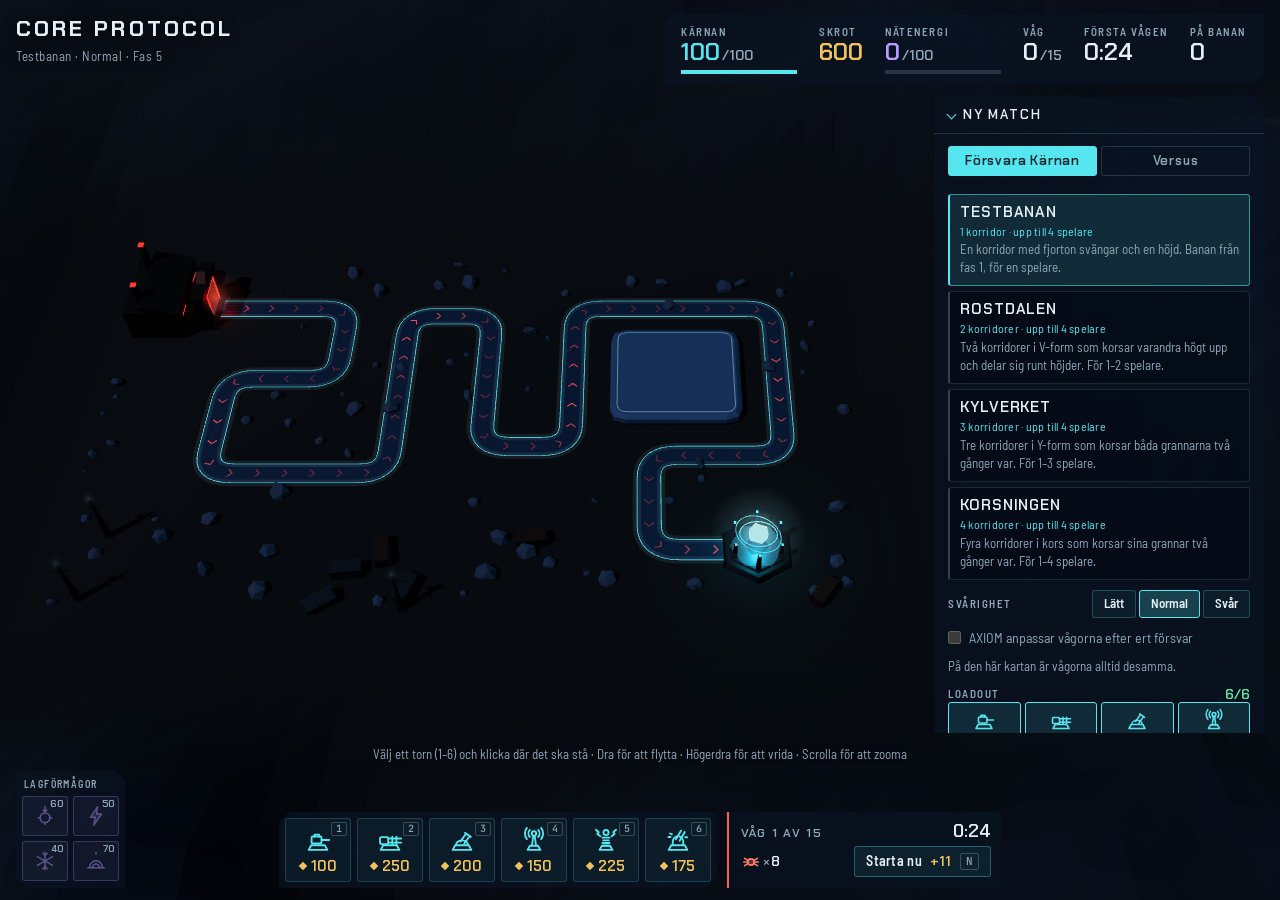
<file: index.html>
<!doctype html>
<html lang="sv">
  <head>
    <meta charset="utf-8" />
    <meta name="viewport" content="width=device-width, initial-scale=1, viewport-fit=cover" />
    <title>Core Protocol</title>
    <meta name="claude:viewport-fit-sides" content="cover" />
    <meta name="description" content="Core Protocol – sci-fi tower defense i webbläsaren. Försvara Kärnan tillsammans med upp till tre vänner, eller möt en vän eller AI:n i versus." />
    <link rel="preconnect" href="https://fonts.googleapis.com" />
    <link rel="preconnect" href="https://fonts.gstatic.com" crossorigin />
    <link
      rel="stylesheet"
      href="https://fonts.googleapis.com/css2?family=Barlow+Semi+Condensed:wght@400;500;600&family=Chakra+Petch:wght@500;600;700&family=JetBrains+Mono:wght@400;500&display=swap"
    />
    <script type="module" crossorigin src="./assets/index-D4DYlODU.js"></script>
    <link rel="stylesheet" crossorigin href="./assets/index-C0puZNI4.css">
  </head>
  <body>
    <div id="app">
      <canvas id="scene" aria-label="Spelplanen i 3D"></canvas>
      <canvas id="overlay" aria-hidden="true"></canvas>

      <div class="hud" id="hud">
        <header class="hud-top">
          <div class="brand">
            <span class="brand-name">Core Protocol</span>
            <span class="brand-sub" id="brand-sub">Testbanan · Fas 5</span>
          </div>
          <button type="button" class="btn btn-menu" id="btn-menu" aria-expanded="false" aria-controls="panels">Meny</button>

          <div class="status" id="status">
            <div class="stat stat-core" data-level="ok" id="stat-core">
              <span class="stat-label" id="core-label">Kärnan</span>
              <span class="stat-value"><span id="core-value">100</span><span class="stat-max" id="core-max">/100</span></span>
              <span class="meter" aria-hidden="true"><span class="meter-fill" id="core-meter"></span></span>
            </div>
            <div class="stat stat-core stat-enemy" data-level="ok" id="stat-enemy" hidden>
              <span class="stat-label" id="enemy-label">Motståndaren</span>
              <span class="stat-value"><span id="enemy-value">50</span><span class="stat-max" id="enemy-max">/50</span></span>
              <span class="meter" aria-hidden="true"><span class="meter-fill" id="enemy-meter"></span></span>
            </div>
            <div class="stat stat-scrap" id="stat-scrap">
              <span class="stat-label">Skrot</span>
              <span class="stat-value" id="scrap-value">600</span>
            </div>
            <div class="stat stat-income" id="stat-income" hidden title="Betalas ut vid varje vågstart. Varje robot du skickar höjer den.">
              <span class="stat-label">Inkomst</span>
              <span class="stat-value" id="income-value">+50</span>
            </div>
            <div class="stat stat-energy" id="stat-energy" data-state="charging" title="Nätenergi laddas när robotar förstörs och driver lagförmågorna.">
              <span class="stat-label">Nätenergi</span>
              <span class="stat-value"><span id="energy-value">0</span><span class="stat-max">/100</span></span>
              <span class="meter" aria-hidden="true"><span class="meter-fill" id="energy-meter"></span></span>
            </div>
            <div class="stat">
              <span class="stat-label">Våg</span>
              <span class="stat-value"><span id="wave-value">0</span><span class="stat-max" id="wave-max">/15</span></span>
              <span class="stat-heat" id="wave-heat" hidden></span>
            </div>
            <div class="stat stat-next">
              <span class="stat-label" id="next-label">Första vågen</span>
              <span class="stat-value" id="next-wave">0:30</span>
            </div>
            <div class="stat stat-robots">
              <span class="stat-label">På banan</span>
              <span class="stat-value" id="robots-value">0</span>
            </div>
            <div class="stat stat-mode" id="mode-badge" data-state="ok" hidden>
              <span class="stat-label">Online</span>
              <span class="stat-value stat-value-small" id="mode-value">–</span>
            </div>
          </div>
        </header>

        <div class="hud-main">
          <div class="radio" id="radio" hidden aria-live="polite">
            <span class="radio-from" id="radio-from">AXIOM</span>
            <span class="radio-text" id="radio-text"></span>
          </div>
          <div class="proposal" id="proposal" hidden role="alert"></div>
          <div class="incoming" id="incoming" hidden role="alert"></div>
          <div class="paused" id="paused" hidden role="status">
            <span class="paused-title">Pausat</span>
            <span class="paused-text" id="paused-text"></span>
          </div>
          <ol class="chat" id="chat" aria-live="polite" aria-label="Lagchatt"></ol>

          <aside class="hud-side" aria-label="Paneler">
            <div class="minimap" id="minimap" hidden title="Klicka för att se motståndarens sida i stort">
              <span class="minimap-label" id="minimap-label">Motståndaren</span>
            </div>
            <section class="panel tower-panel" id="tower-panel" hidden aria-label="Torn"></section>

            <div class="hud-panels" id="panels">
              <section class="panel team-panel" id="team-panel" hidden aria-label="Laget"></section>

              <details class="panel" id="panel-match" open>
                <summary>Ny match</summary>
                <div class="panel-body" id="match-body"></div>
              </details>

              <details class="panel" id="panel-net">
                <summary>Spela online</summary>
                <div class="panel-body" id="net-body"></div>
              </details>

              <details class="panel" id="panel-dev">
                <summary>Utvecklarmeny</summary>
                <div class="panel-body">
                  <div class="btn-row">
                    <button type="button" id="btn-scrap" class="btn">Ge 500 skrot</button>
                    <button type="button" id="btn-energy" class="btn">Ge 50 nätenergi</button>
                    <button type="button" id="btn-damage" class="btn" aria-pressed="false">Visa skadetal</button>
                  </div>
                  <div class="btn-group" role="group" aria-labelledby="spawn-label">
                    <span class="group-label" id="spawn-label">Skicka en robot</span>
                    <div class="btn-row" id="spawn-buttons"></div>
                  </div>
                  <div class="btn-row">
                    <button type="button" id="btn-pause" class="btn" aria-pressed="false"><span id="btn-pause-label">Paus</span> <kbd>P</kbd></button>
                    <button type="button" id="btn-speed" class="btn" aria-pressed="false"><span id="btn-speed-label">Hastighet 1×</span> <kbd>F</kbd></button>
                    <button type="button" id="btn-restart" class="btn">Starta om</button>
                  </div>
                  <div class="btn-row">
                    <button type="button" id="btn-replay" class="btn" disabled>Se senaste repris</button>
                    <button type="button" id="btn-editor" class="btn">Kartverktyget</button>
                  </div>
                  <p class="note">Allt här går via kommandon, precis som tornen, så det kommer med i reprisen.</p>
                  <p class="note note-lock" id="dev-lock" hidden></p>
                </div>
              </details>

              <details class="panel" id="panel-sim">
                <summary>Simulering</summary>
                <div class="panel-body">
                  <dl class="readout">
                    <div><dt>Tick</dt><dd id="sim-tick">0</dd></div>
                    <div><dt>Speltid</dt><dd id="sim-time">0:00</dd></div>
                    <div><dt>Checksumma</dt><dd class="mono" id="sim-sum">–</dd></div>
                    <div><dt>Förstörda</dt><dd id="sim-killed">0</dd></div>
                    <div><dt>Släppta in</dt><dd id="sim-leaked">0</dd></div>
                    <div><dt>Bildfrekvens</dt><dd id="sim-fps">–</dd></div>
                  </dl>
                  <div class="selftest" id="selftest" data-state="running">
                    <span class="pill" id="selftest-pill">Kör</span>
                    <span class="selftest-text" id="selftest-text">Determinismtestet körs …</span>
                  </div>
                </div>
              </details>
            </div>
          </aside>
        </div>

        <div class="hud-bottom">
          <p class="toast" id="toast" role="status" hidden></p>
          <p class="hint" id="hint"></p>
          <div class="replay-bar" id="replay-bar" hidden>
            <span class="replay-tag">Repris</span>
            <span class="replay-time" id="replay-time">0:00 / 0:00</span>
            <span class="replay-track" aria-hidden="true"><span class="replay-fill" id="replay-fill"></span></span>
            <button type="button" class="btn" id="replay-pause" aria-pressed="false">Paus</button>
            <span class="btn-group-inline" role="group" aria-label="Hastighet" id="replay-speeds"></span>
            <button type="button" class="btn" id="replay-exit">Avsluta</button>
            <span class="replay-check" id="replay-check" hidden></span>
          </div>
          <div class="bottom-row">
            <section class="ability-bar" id="ability-bar" aria-label="Lagförmågor"></section>
            <section class="factory" id="factory" aria-label="Fabriken" hidden></section>
            <nav class="build-bar" id="build-bar" aria-label="Torn och vågor"></nav>
            <div class="comms" id="comms" hidden>
              <div class="comms-votes" id="comms-votes" role="group" aria-label="Rösta om paus och fart">
                <button type="button" class="btn" id="btn-vote-pause" aria-pressed="false">Paus <span class="vote-count" id="vote-pause-count"></span> <kbd>P</kbd></button>
                <button type="button" class="btn" id="btn-vote-fast" aria-pressed="false">2× <span class="vote-count" id="vote-fast-count"></span> <kbd>F</kbd></button>
              </div>
              <button type="button" class="btn" id="btn-ping" title="Håll G och dra mot en ping. Släpp för att markera platsen.">Pinga <kbd>G</kbd></button>
              <details class="quick-chat-menu" id="quick-chat-menu">
                <summary class="btn">Snabbchatt</summary>
                <div class="quick-chat" id="quick-chat"></div>
              </details>
            </div>
          </div>
        </div>
      </div>

      <div class="overlay" id="endscreen" hidden>
        <div class="overlay-card" id="end-card" role="dialog" aria-modal="true" aria-labelledby="end-title" data-result="lost">
          <p class="overlay-eyebrow" id="end-eyebrow">AXIOM</p>
          <h2 id="end-title">Kärnan föll</h2>
          <p class="overlay-text" id="end-text"></p>
          <dl class="end-stats" id="end-stats"></dl>
          <div class="end-setup" id="end-setup" hidden></div>
          <div class="btn-row">
            <button type="button" id="btn-again" class="btn btn-primary">Spela igen</button>
            <button type="button" id="btn-watch" class="btn">Se repris</button>
            <button type="button" id="btn-end-close" class="btn" hidden>Stäng</button>
          </div>
          <p class="note" id="end-note"></p>
        </div>
      </div>

      <div class="overlay" id="lobby" hidden></div>

      <div class="editor" id="editor" hidden role="dialog" aria-modal="true" aria-label="Kartverktyget"></div>

      <div class="fallback" id="fallback" hidden>
        <h2>3D-grafiken kunde inte starta</h2>
        <p>Webbläsaren gav inte spelet tillgång till WebGL. Prova en annan webbläsare, eller slå på hårdvaruacceleration i inställningarna.</p>
      </div>

      <noscript><p class="fallback">Spelet behöver JavaScript för att köras.</p></noscript>
    </div>
  </body>
</html>
</file>
<file: assets/index-C0puZNI4.css>
:root{--night:#08101c;--glass:#0a1422bd;--glass-strong:#0a1422e6;--line:#7cc8e233;--ink:#e4eff6;--ink-dim:#8fa7b9;--eos:#55e6f0;--eos-ink:#04222a;--axiom:#ff5a4a;--axiom-soft:#ff7a6a;--scrap:#f2c35b;--ok:#5fe3a1;--warn:#f5b84a;--energy:#b69cff;--font-display:"Chakra Petch", "Rajdhani", "Arial Narrow", system-ui, sans-serif;--font-body:"Barlow Semi Condensed", "Barlow", "Arial Narrow", system-ui, sans-serif;--font-data:"JetBrains Mono", ui-monospace, "SFMono-Regular", Menlo, Consolas, monospace;--chamfer:10px;--column:330px;--lightningcss-light: ;--lightningcss-dark:initial;color-scheme:dark}[hidden]{display:none!important}html,body{background:var(--night);height:100%;color:var(--ink);overflow:hidden}body{font-family:var(--font-body);-webkit-font-smoothing:antialiased;margin:0;font-size:15px;line-height:1.4}#app{position:fixed;inset:0}#scene,#overlay{width:100%;height:100%;display:block;position:absolute;inset:0}#scene{touch-action:none;cursor:grab;outline:none}#scene:active{cursor:grabbing}#overlay{pointer-events:none}.hud{padding-block:calc(14px + env(safe-area-inset-top,0px)) calc(12px + env(safe-area-inset-bottom,0px));padding-left:max(16px, env(safe-area-inset-left,0px));padding-right:max(16px, env(safe-area-inset-right,0px));pointer-events:none;flex-direction:column;gap:12px;display:flex;position:absolute;inset:0}.hud-top{flex-wrap:wrap;justify-content:space-between;align-items:flex-start;gap:12px 24px;display:flex}.brand{text-shadow:0 1px 12px #0009;flex-direction:column;gap:2px;display:flex}.brand-name{font-family:var(--font-display);letter-spacing:.14em;text-transform:uppercase;color:var(--ink);font-size:22px;font-weight:700}.brand-sub{letter-spacing:.04em;color:var(--ink-dim);font-size:13px}.hud-top .btn-menu{display:none}.status{background:var(--glass);-webkit-backdrop-filter:blur(10px);clip-path:polygon(var(--chamfer) 0, 100% 0, 100% calc(100% - var(--chamfer)), calc(100% - var(--chamfer)) 100%, 0 100%, 0 var(--chamfer));flex-wrap:wrap;gap:4px 22px;padding:10px 18px 11px;display:flex}.stat{flex-direction:column;min-width:0;display:flex}.stat-label{letter-spacing:.14em;text-transform:uppercase;color:var(--ink-dim);white-space:nowrap;font-size:11px;font-weight:600}.stat-value{font-family:var(--font-display);font-variant-numeric:tabular-nums;color:var(--ink);white-space:nowrap;font-size:24px;font-weight:600;line-height:1.1}.stat-value-small{color:var(--eos);font-size:16px;line-height:1.6}.stat-max{color:var(--ink-dim);margin-left:2px;font-size:14px}.stat-core .stat-value{color:var(--eos)}.stat-core[data-level=warn] .stat-value{color:var(--warn)}.stat-core[data-level=critical] .stat-value{color:var(--axiom)}.stat-scrap .stat-value{color:var(--scrap)}.meter{background:#8fa7b938;width:116px;height:4px;margin-top:4px;display:block}.meter-fill{background:var(--eos);transform-origin:0;width:100%;height:100%;transition:transform .25s ease-out,background-color .3s;display:block}.stat-core[data-level=warn] .meter-fill{background:var(--warn)}.stat-core[data-level=critical] .meter-fill{background:var(--axiom)}.stat-core.is-hit .stat-value{animation:.35s ease-out hit}.stat-scrap.is-gain .stat-value{animation:.3s ease-out gain}@keyframes hit{0%{color:#fff;transform:translateY(-1px)}to{transform:none}}@keyframes gain{0%{color:#fff3cf;text-shadow:0 0 12px #f2c35bcc}}.hud-main{flex:1;justify-content:flex-end;align-items:flex-start;min-height:0;display:flex;position:relative}.radio{top:0;left:0;right:calc(var(--column) + 16px);background:var(--glass-strong);border-left:2px solid var(--axiom);pointer-events:none;align-items:baseline;gap:10px;width:-moz-fit-content;width:fit-content;max-width:min(560px,100%);margin-inline:auto;padding:8px 16px;animation:.35s ease-out radio-in;display:flex;position:absolute}.radio[data-from=eos]{border-left-color:var(--eos)}.radio-from{font-family:var(--font-display);letter-spacing:.16em;color:var(--axiom);flex:none;font-size:12px;font-weight:600}.radio[data-from=eos] .radio-from{color:var(--eos)}.radio-text{min-width:0;font-size:15px}@keyframes radio-in{0%{opacity:0;transform:translateY(-6px)}}.hud-side{width:min(var(--column), 100%);pointer-events:none;scrollbar-width:thin;scrollbar-color:#8fa7b959 transparent;flex-direction:column;gap:10px;min-height:0;max-height:100%;display:flex;overflow-y:auto}.hud-panels{flex-direction:column;gap:10px;display:flex}.panel{pointer-events:auto;background:var(--glass);-webkit-backdrop-filter:blur(10px);clip-path:polygon(0 0, calc(100% - var(--chamfer)) 0, 100% var(--chamfer), 100% 100%, var(--chamfer) 100%, 0 calc(100% - var(--chamfer)))}.panel>summary{font-family:var(--font-display);letter-spacing:.14em;text-transform:uppercase;color:var(--ink);cursor:pointer;-webkit-user-select:none;user-select:none;align-items:center;gap:8px;padding:9px 14px;font-size:13px;font-weight:600;list-style:none;display:flex}.panel>summary::-webkit-details-marker{display:none}.panel>summary:before{content:"";border-right:1.5px solid var(--eos);border-bottom:1.5px solid var(--eos);width:6px;height:6px;transition:transform .15s;transform:rotate(-45deg)}.panel[open]>summary:before{transform:rotate(45deg)}.panel>summary:focus-visible{outline:2px solid var(--eos);outline-offset:-2px}.panel-body{border-top:1px solid var(--line);flex-direction:column;gap:10px;padding:12px 14px 14px;display:flex}.note{color:var(--ink-dim);max-width:62ch;margin:0;font-size:14px}.note-lock{color:var(--warn)}.note a{color:var(--eos);text-underline-offset:2px}.note a:focus-visible{outline:2px solid var(--eos);outline-offset:2px}.group-label{letter-spacing:.14em;text-transform:uppercase;color:var(--ink-dim);margin-bottom:6px;font-size:11px;font-weight:600;display:block}.btn-row{flex-wrap:wrap;gap:6px;display:flex}.btn{font:600 14px/1.2 var(--font-body);letter-spacing:.02em;color:var(--ink);cursor:pointer;pointer-events:auto;background:#55e6f012;border:1px solid #55e6f052;border-radius:3px;align-items:center;gap:8px;padding:6px 11px;transition:background-color .12s,border-color .12s;display:inline-flex}.btn:hover:not(:disabled){background:#55e6f029;border-color:#55e6f099}.btn:focus-visible,.tower-btn:focus-visible,.tp-close:focus-visible,.field input:focus-visible{outline:2px solid var(--eos);outline-offset:2px}.btn:disabled{opacity:.42;cursor:not-allowed}.btn[aria-pressed=true]{border-color:var(--eos);background:#55e6f038}.btn-axiom{background:#ff5a4a14;border-color:#ff5a4a66}.btn-axiom:hover:not(:disabled){background:#ff5a4a2e;border-color:#ff5a4abf}.btn-axiom .icon-robot{width:18px;height:18px;margin-left:-3px}.btn-primary{color:var(--eos-ink);background:var(--eos);border-color:var(--eos)}.btn-primary:hover:not(:disabled){background:#8af0f6;border-color:#8af0f6}kbd{font:500 11px/1 var(--font-data);color:var(--ink-dim);border:1px solid #8fa7b959;border-radius:2px;padding:2px 5px}.btn-primary kbd{color:var(--eos-ink);border-color:#04222a66}.icon{fill:none;stroke:currentColor;stroke-width:1.6px;stroke-linecap:round;stroke-linejoin:round;flex:none;display:block}.icon .fill{fill:currentColor;fill-opacity:.3}.icon-tower{color:var(--eos)}.icon-robot{color:var(--axiom-soft)}.tower-cost:before,.tp-cost:not(:empty):before{content:"";vertical-align:.12em;background:currentColor;width:6px;height:6px;margin-right:5px;display:inline-block;transform:rotate(45deg)}.readout{gap:4px;margin:0;display:grid}.readout>div{justify-content:space-between;gap:12px;min-width:0;display:flex}.readout dt{color:var(--ink-dim)}.readout dd{font-variant-numeric:tabular-nums;text-align:right;overflow-wrap:anywhere;min-width:0;margin:0}.mono{font-family:var(--font-data);letter-spacing:.04em;font-size:13px}.selftest{border-top:1px solid var(--line);align-items:flex-start;gap:10px;padding-top:10px;font-size:14px;display:flex}.selftest-text{min-width:0;color:var(--ink-dim)}.pill{font:600 11px/1.5 var(--font-display);letter-spacing:.12em;text-transform:uppercase;color:var(--ink);background:#8fa7b933;border-radius:2px;flex:none;padding:2px 8px}[data-state=ok]>.pill{color:#052414;background:var(--ok)}[data-state=fail]>.pill{color:#2a0603;background:var(--axiom)}[data-state=wait]>.pill{color:#2b1b02;background:var(--warn)}.tower-panel{box-shadow:inset 0 2px 0 var(--eos);flex-direction:column;gap:10px;padding:12px 14px 14px;display:flex}.tp-head{align-items:center;gap:10px;display:flex}.tp-icon .icon{width:36px;height:36px}.tp-titles{flex:1;min-width:0}.tp-title{font:700 18px/1.1 var(--font-display);letter-spacing:.06em;text-transform:uppercase;margin:0}.tp-sub{color:var(--ink-dim);margin:2px 0 0;font-size:13px}.tp-close{width:32px;height:32px;font:400 22px/1 var(--font-body);color:var(--ink-dim);border:1px solid var(--line);cursor:pointer;background:0 0;border-radius:3px;flex:none;place-items:center;padding:0;display:grid}.tp-close:hover{color:var(--ink);border-color:#55e6f080}.tp-role{color:var(--ink-dim);margin:0;font-size:14px}.tp-stats{grid-template-columns:1fr 1fr;gap:6px 14px;margin:0;display:grid}.tp-stats>div{flex-direction:column;min-width:0;display:flex}.tp-stats dt{letter-spacing:.12em;text-transform:uppercase;color:var(--ink-dim);font-size:11px;font-weight:600}.tp-stats dd{font:600 15px/1.3 var(--font-display);font-variant-numeric:tabular-nums;margin:0}.tp-next{color:var(--ok)}.tp-tags{flex-direction:column;gap:2px;margin:0;font-size:13px;display:flex}.tp-good{color:var(--ok)}.tp-bad{color:#ff9a8c}.tp-record{color:var(--ink-dim);font-variant-numeric:tabular-nums;margin:0;font-size:13px}.tp-actions{flex-wrap:wrap;gap:6px;display:flex}.tp-actions .btn{flex:auto;justify-content:center;padding-block:8px}.tp-cost{font-family:var(--font-display);font-variant-numeric:tabular-nums}.tp-refund{color:var(--scrap)}.tp-upgrade[data-poor]{color:var(--ink);background:#55e6f01f;border-color:#55e6f066}.tp-upgrade[data-poor] .tp-cost{color:var(--axiom-soft)}.tp-upgrade[data-poor] kbd{color:var(--ink-dim);border-color:#8fa7b959}.tp-note{font-size:13px}.tp-why{color:#ffb3a8;margin:0;font-size:13px}.tp-why:empty{display:none}.net-view{flex-direction:column;gap:10px;display:flex}.field{flex-direction:column;gap:6px;display:flex}.field label{letter-spacing:.14em;text-transform:uppercase;color:var(--ink-dim);font-size:11px;font-weight:600}.field-row{gap:6px;display:flex}.field input{min-width:0;font:500 15px/1.2 var(--font-data);letter-spacing:.12em;text-transform:uppercase;color:var(--ink);background:#02081099;border:1px solid #8fa7b959;border-radius:3px;flex:1;padding:6px 10px}.field input::placeholder{color:#8fa7b999;letter-spacing:.04em;text-transform:none}.room-code{background:#0208108c;border:1px dashed #55e6f073;justify-content:space-between;align-items:center;gap:10px;padding:8px 12px;display:flex}.room-code-value{font:600 24px/1.1 var(--font-display);letter-spacing:.16em;color:var(--eos);-webkit-user-select:all;user-select:all}.net-state{align-items:center;gap:10px;display:flex}.net-error{color:var(--axiom);margin:0;font-size:14px}.net-error:empty{display:none}.room-code-label{letter-spacing:.14em;text-transform:uppercase;color:var(--ink-dim);font-size:11px;font-weight:600}.room-code .room-code-value{white-space:nowrap;margin-right:auto}.net-room .room-code-label{display:none}.net-room .room-code-value{font-size:20px}.field input.name-input,.field input.plain-input,.invite-url{font:500 15px/1.2 var(--font-body);letter-spacing:.02em;text-transform:none}.field input.plain-input{font-size:14px}.invite{gap:6px;width:100%;display:flex}.invite-url{min-width:0;color:var(--ink-dim);text-overflow:ellipsis;background:#02081099;border:1px solid #8fa7b959;border-radius:3px;flex:1;padding:6px 10px;font-size:13px}.invite-url:focus-visible{outline:2px solid var(--eos);outline-offset:2px;color:var(--ink)}.player-list{gap:4px;width:100%;margin:0;padding:0;list-style:none;display:grid}.player{border-left:2px solid var(--player);background:#02081073;align-items:center;gap:8px;min-width:0;padding:6px 10px;display:flex}.player-swatch{background:var(--player);flex:none;width:10px;height:10px;transform:rotate(45deg)}.player-name{text-overflow:ellipsis;white-space:nowrap;min-width:0;font-weight:600;overflow:hidden}.player-tag{font:600 10px/1.5 var(--font-display);letter-spacing:.12em;text-transform:uppercase;color:var(--ink-dim);border:1px solid #8fa7b959;border-radius:2px;flex:none;padding:1px 6px}.player-tag-me{color:var(--eos);border-color:#55e6f073}.player-status{font-variant-numeric:tabular-nums;color:var(--ink-dim);flex:none;margin-left:auto;font-size:13px}.player:has(.player-loadout){flex-wrap:wrap}.player-loadout{flex-wrap:wrap;gap:4px;width:100%;padding-left:18px;display:flex}.player-loadout .icon{width:18px;height:18px;color:var(--ink-dim)}.player[data-state=ready] .player-status{color:var(--ok)}.player[data-state=waiting] .player-status{color:var(--warn)}.player[data-state=gone]{opacity:.55}.player[data-state=gone] .player-status{color:var(--axiom-soft)}.choices{border:0;gap:4px;min-width:0;margin:0;padding:0;display:grid}.choices legend{letter-spacing:.14em;text-transform:uppercase;color:var(--ink-dim);margin-bottom:4px;padding:0;font-size:11px;font-weight:600}.choice{cursor:pointer;align-items:center;gap:8px;font-size:14px;display:flex}.choice input{accent-color:var(--eos);margin:0}.net-advanced{border-top:1px solid var(--line);flex-direction:column;gap:8px;padding-top:10px;display:flex}.net-advanced>summary{letter-spacing:.06em;color:var(--ink-dim);cursor:pointer;font-size:13px;font-weight:600}.net-advanced[open]>summary{color:var(--ink);margin-bottom:4px}.net-advanced:not([open])>:not(summary){display:none}.net-advanced>:not(summary)+:not(summary){margin-top:0}.net-heading{font:600 12px/1.3 var(--font-display);letter-spacing:.14em;text-transform:uppercase;color:var(--eos);margin:6px 0 0}.field-grid{grid-template-columns:repeat(3,minmax(0,1fr));gap:6px;display:grid}.field-small label{letter-spacing:.06em}.net-stats{border-top:1px solid var(--line);padding-top:10px}.overlay-card.lobby-card{border-left-color:var(--eos)}.lobby-card .overlay-eyebrow{color:var(--eos)}.lobby-card .overlay-text{font-size:16px}.lobby-card .field,.lobby-room,.lobby-players{width:100%}.lobby-room{flex-direction:column;gap:6px;display:flex}.lobby-room:empty,.lobby-players:empty,.net-room:empty,.net-players:empty{display:none}.net-room{flex-direction:column;gap:6px;display:flex}.btn-primary[aria-pressed=true],.btn-primary[aria-pressed=true]:hover:not(:disabled){color:#03140c;background:var(--ok);border-color:var(--ok)}.stat-mode[data-state=wait] .stat-value-small{color:var(--warn)}.hud-bottom{pointer-events:none;flex-direction:column;align-items:center;gap:8px;display:flex;position:relative}.hint{max-width:100%;min-height:1.4em;color:var(--ink-dim);text-align:center;white-space:nowrap;text-overflow:ellipsis;text-shadow:0 1px 10px #000000e6;margin:0;font-size:13px;overflow:hidden}.toast{background:var(--glass-strong);border-left:2px solid var(--warn);width:max-content;max-width:min(520px,100%);margin:0;padding:7px 14px;font-size:14px;animation:.25s ease-out toast-in;position:absolute;bottom:calc(100% + 8px);left:50%;transform:translate(-50%)}.toast[data-kind=info]{border-left-color:var(--eos)}@keyframes toast-in{0%{opacity:0;transform:translate(-50%,6px)}}.build-bar{pointer-events:auto;align-items:stretch;gap:10px;max-width:100%;display:flex}.build-towers{background:var(--glass);-webkit-backdrop-filter:blur(10px);clip-path:polygon(var(--chamfer) 0, 100% 0, 100% calc(100% - var(--chamfer)), calc(100% - var(--chamfer)) 100%, 0 100%, 0 var(--chamfer));gap:6px;padding:6px;display:flex}.tower-btn{min-width:142px;color:var(--ink);text-align:left;cursor:pointer;background:#55e6f00d;border:1px solid #55e6f033;border-radius:3px;align-items:center;gap:9px;padding:8px 30px 8px 10px;transition:background-color .12s,border-color .12s;display:flex;position:relative}.tower-btn:hover:not(:disabled){background:#55e6f021;border-color:#55e6f080}.tower-btn[aria-pressed=true]{border-color:var(--eos);box-shadow:inset 0 -2px 0 var(--eos);background:#55e6f033}.tower-btn:disabled{opacity:.45;cursor:not-allowed}.tower-btn .icon-tower{width:30px;height:30px}.tower-text{flex-direction:column;min-width:0;display:flex}.tower-name{font:600 14px/1.2 var(--font-body);white-space:nowrap}.tower-cost{font:600 15px/1.2 var(--font-display);font-variant-numeric:tabular-nums;color:var(--scrap)}.tower-btn[data-poor] .tower-cost{color:var(--axiom-soft)}.tower-btn[data-poor] .icon-tower{opacity:.5}.tower-key{position:absolute;top:6px;right:6px}.tower-key:empty{display:none}.wave-card{background:var(--glass);-webkit-backdrop-filter:blur(10px);border-left:2px solid var(--axiom);flex-direction:column;justify-content:center;gap:4px;min-width:270px;padding:7px 10px 8px 12px;display:flex}.wave-head{justify-content:space-between;align-items:baseline;gap:12px;display:flex}.wave-title{font:600 12px/1.2 var(--font-display);letter-spacing:.14em;text-transform:uppercase;color:var(--ink-dim);white-space:nowrap}.wave-timer{font:600 18px/1.1 var(--font-display);font-variant-numeric:tabular-nums;white-space:nowrap}.wave-body{justify-content:space-between;align-items:center;gap:12px;min-height:32px;display:flex}.wave-preview{flex-wrap:wrap;gap:4px 10px;display:flex}.wave-robot{align-items:center;gap:2px;display:inline-flex}.wave-robot .icon-robot{width:20px;height:20px}.wave-count{font:600 14px/1 var(--font-display);font-variant-numeric:tabular-nums}.wave-count:before{content:"×";color:var(--ink-dim);margin-right:1px;font-weight:500}.btn-call{white-space:nowrap;flex:none}.call-bonus{font-family:var(--font-display);color:var(--scrap)}.call-bonus:empty{display:none}.replay-bar{background:var(--glass-strong);border-left:2px solid var(--eos);pointer-events:auto;flex-wrap:wrap;justify-content:center;align-items:center;gap:8px 12px;max-width:100%;padding:8px 12px;display:flex}.replay-tag{font:700 12px/1 var(--font-display);letter-spacing:.2em;text-transform:uppercase;color:var(--eos)}.replay-time{font:500 14px/1 var(--font-data);font-variant-numeric:tabular-nums}.replay-track{background:#8fa7b938;width:140px;height:4px;display:block}.replay-fill{background:var(--eos);transform-origin:0;height:100%;display:block;transform:scaleX(0)}.btn-group-inline{gap:3px;display:inline-flex}.btn-speed{font-variant-numeric:tabular-nums;padding:5px 8px}.replay-check{color:var(--ok);font-size:14px}.replay-check:before{content:"✓ "}.replay-check[data-ok=false]{color:var(--axiom)}.replay-check[data-ok=false]:before{content:"! "}.overlay{padding-block:calc(16px + env(safe-area-inset-top,0px)) calc(16px + env(safe-area-inset-bottom,0px));padding-left:max(16px, env(safe-area-inset-left,0px));padding-right:max(16px, env(safe-area-inset-right,0px));background:#04080e8c;place-items:center;animation:.4s ease-out fade-in;display:grid;position:absolute;inset:0}.overlay-card{background:var(--glass-strong);border-left:2px solid var(--axiom);flex-direction:column;align-items:flex-start;gap:10px;width:min(440px,100%);max-height:100%;padding:22px 24px 24px;display:flex;overflow-y:auto}.overlay-card[data-result=won]{border-left-color:var(--eos)}.overlay-eyebrow{font:600 12px/1 var(--font-display);letter-spacing:.2em;color:var(--axiom);margin:0}.overlay-card[data-result=won] .overlay-eyebrow{color:var(--eos)}.overlay-card h2{font:700 34px/1.05 var(--font-display);letter-spacing:.04em;text-wrap:balance;margin:0}.overlay-text{margin:0;font-size:17px}.end-stats{border-block:1px solid var(--line);grid-template-columns:1fr 1fr;gap:8px 18px;width:100%;margin:4px 0;padding:12px 0;display:grid}.end-stats>div{flex-direction:column;display:flex}.end-stats dt{letter-spacing:.12em;text-transform:uppercase;color:var(--ink-dim);font-size:11px;font-weight:600}.end-stats dd{font:600 20px/1.2 var(--font-display);font-variant-numeric:tabular-nums;margin:0}.fallback{padding-left:max(16px, env(safe-area-inset-left,0px));padding-right:max(16px, env(safe-area-inset-right,0px));text-align:center;color:var(--ink);place-content:center;gap:8px;display:grid;position:absolute;inset:0}.fallback h2{font:600 24px var(--font-display);margin:0}.fallback p{max-width:52ch;color:var(--ink-dim);margin:0 auto}@keyframes fade-in{0%{opacity:0}}.stat-energy .stat-value{color:var(--energy)}.stat-energy .meter-fill{background:var(--energy)}.stat-energy[data-state=ready] .stat-value{text-shadow:0 0 12px #b69cff8c}.bottom-row{pointer-events:none;grid-template-columns:minmax(0,1fr) auto minmax(0,1fr);grid-template-areas:"abilities build comms";align-items:end;gap:10px;width:100%;display:grid}.bottom-row>.build-bar{grid-area:build;justify-self:center}.ability-bar{background:var(--glass);-webkit-backdrop-filter:blur(10px);clip-path:polygon(0 0, calc(100% - var(--chamfer)) 0, 100% var(--chamfer), 100% 100%, var(--chamfer) 100%, 0 calc(100% - var(--chamfer)));pointer-events:auto;flex-direction:column;grid-area:abilities;justify-self:start;gap:5px;padding:6px 6px 7px;display:flex}.ability-label{letter-spacing:.14em;text-transform:uppercase;color:var(--ink-dim);white-space:nowrap;padding-left:2px;font-size:10px;font-weight:600}.ability-row{grid-template-columns:repeat(2,46px);gap:5px;display:grid}.ability-btn{width:46px;height:40px;color:var(--energy);cursor:pointer;background:#b69cff0f;border:1px solid #b69cff3d;border-radius:3px;place-items:center;padding:0;transition:background-color .12s,border-color .12s,box-shadow .2s;display:grid;position:relative;overflow:hidden}.ability-btn:after{content:"";background:var(--energy);opacity:.75;width:100%;height:3px;transform:scaleX(var(--charge,0));transform-origin:0;transition:transform .25s ease-out;position:absolute;bottom:0;left:0}.ability-btn .icon{opacity:.45;width:22px;height:22px}.ability-btn[data-ready]{border-color:var(--energy);background:#b69cff29;box-shadow:inset 0 0 14px #b69cff47}.ability-btn[data-ready] .icon{opacity:1}.ability-btn:hover:not(:disabled){background:#b69cff42}.ability-btn:disabled{cursor:not-allowed}.ability-btn:focus-visible{outline:2px solid var(--energy);outline-offset:2px}.ability-name{clip-path:inset(50%);white-space:nowrap;width:1px;height:1px;position:absolute;overflow:hidden}.ability-cost{font:600 10px/1 var(--font-display);font-variant-numeric:tabular-nums;color:var(--ink-dim);position:absolute;top:2px;right:3px}.ability-btn[data-ready] .ability-cost{color:var(--ink)}.proposal{top:54px;left:0;right:calc(var(--column) + 16px);background:var(--glass-strong);border-left:2px solid var(--energy);pointer-events:auto;grid-template-columns:auto minmax(0,1fr) auto;align-items:center;gap:6px 12px;width:-moz-fit-content;width:fit-content;max-width:min(540px,100%);margin-inline:auto;padding:10px 14px 12px;animation:.3s ease-out radio-in;display:grid;position:absolute}.proposal-eyebrow{font:600 11px/1 var(--font-display);letter-spacing:.18em;color:var(--energy)}.proposal-text{font-size:15px}.proposal-confirm{white-space:nowrap}.proposal-track{background:#8fa7b938;grid-column:1/-1;height:3px;display:block}.proposal-fill{background:var(--energy);transform-origin:0;height:100%;display:block}.team-panel{box-shadow:inset 0 2px 0 var(--scrap);flex-direction:column;gap:8px;padding:12px 14px 14px;display:flex}.panel-title{font:600 13px/1.2 var(--font-display);letter-spacing:.14em;text-transform:uppercase;margin:0}.team-list{gap:4px;margin:0;padding:0;list-style:none;display:grid}.team-row{border-left:2px solid var(--player);background:#02081073;grid-template-columns:auto minmax(0,1fr) auto;grid-template-areas:"swatch who scrap"".actions actions";align-items:center;gap:2px 9px;padding:6px 10px;display:grid}.team-row[data-me]{background:#55e6f012}.team-row[data-away]{opacity:.6}.team-row .player-swatch{grid-area:swatch}.team-who{flex-direction:column;grid-area:who;min-width:0;display:flex}.team-name{white-space:nowrap;text-overflow:ellipsis;font-weight:600;overflow:hidden}.team-where{color:var(--ink-dim);font-size:12px}.team-row[data-away] .team-where{color:var(--axiom-soft)}.team-scrap{font:600 16px/1 var(--font-display);font-variant-numeric:tabular-nums;color:var(--scrap);grid-area:scrap}.team-scrap:before{content:"";vertical-align:.14em;background:currentColor;width:6px;height:6px;margin-right:5px;display:inline-block;transform:rotate(45deg)}.team-actions{grid-area:actions;gap:4px;margin-top:4px;display:flex}.btn-small{gap:6px;padding:3px 8px;font-size:13px}.team-send{color:var(--scrap);background:#f2c35b12;border-color:#f2c35b66}.team-send:hover:not(:disabled){background:#f2c35b2e;border-color:#f2c35bbf}.chat{pointer-events:none;flex-direction:column;align-items:flex-start;gap:4px;width:min(380px,100%);margin:0;padding:0;list-style:none;display:flex;position:absolute;bottom:0;left:0}.chat-line{background:var(--glass-strong);border-left:2px solid var(--player,var(--eos));align-items:center;gap:7px;max-width:100%;padding:4px 10px 4px 8px;font-size:14px;animation:.25s ease-out chat-in;display:flex}.chat-line .icon{width:16px;height:16px;color:var(--player)}.chat-name{color:var(--player);white-space:nowrap;flex:none;font-weight:600}.chat-text{min-width:0}.chat-system{color:var(--ink-dim);border-left-color:#8fa7b999}@keyframes chat-in{0%{opacity:0;transform:translate(-8px)}}.comms{background:var(--glass);-webkit-backdrop-filter:blur(10px);border-right:2px solid var(--eos);pointer-events:auto;flex-direction:column;grid-area:comms;justify-self:end;align-items:stretch;gap:5px;padding:6px;display:flex}.comms .btn{white-space:nowrap;justify-content:center}.quick-chat-menu{position:relative}.quick-chat-menu>summary{list-style:none;display:flex}.quick-chat-menu>summary::-webkit-details-marker{display:none}.quick-chat-menu[open]>summary{border-color:var(--eos);background:#55e6f038}.quick-chat{background:var(--glass-strong);border:1px solid var(--line);gap:4px;min-width:200px;padding:6px;display:grid;position:absolute;bottom:calc(100% + 6px);right:0}.quick-chat .chat-quick{justify-content:flex-start}.chat-quick .icon{width:16px;height:16px;color:var(--eos)}.ping-wheel{z-index:5;pointer-events:none;width:0;height:0;position:absolute}.ping-wheel:before{content:"";width:224px;height:224px;box-shadow:0 0 0 1px var(--line);background:radial-gradient(circle,#0000 0 25px,#08101cc7 26px 111px,#0000 112px);border-radius:50%;animation:.12s ease-out wheel-in;position:absolute;top:-112px;left:-112px}.ping-wheel:after{content:"";background:var(--eos);width:8px;height:8px;position:absolute;top:-4px;left:-4px;transform:rotate(45deg)}.ping-item{left:var(--x);top:var(--y);text-align:center;width:92px;color:var(--ink-dim);pointer-events:auto;cursor:pointer;-webkit-user-select:none;user-select:none;border-radius:3px;flex-direction:column;align-items:center;gap:3px;padding:6px 4px;font-size:12px;font-weight:600;line-height:1.15;display:flex;position:absolute;transform:translate(-50%,-50%)}.ping-item .icon{width:24px;height:24px;color:var(--eos)}.ping-item[data-active]{color:var(--ink);background:#55e6f033}@keyframes wheel-in{0%{opacity:0;transform:scale(.85)}}.comms-votes{gap:5px;display:flex}.comms-votes .btn{flex:1 1 0}.vote-count{font:600 12px/1 var(--font-display);font-variant-numeric:tabular-nums;color:var(--ink-dim)}.btn[aria-pressed=true] .vote-count{color:var(--ink)}.paused{top:38%;left:0;right:calc(var(--column) + 16px);text-align:center;background:var(--glass-strong);border-top:2px solid var(--eos);pointer-events:none;flex-direction:column;align-items:center;gap:4px;width:-moz-fit-content;width:fit-content;max-width:min(420px,100%);margin-inline:auto;padding:12px 22px 14px;animation:.25s ease-out radio-in;display:flex;position:absolute}.paused-title{font:700 26px/1.1 var(--font-display);letter-spacing:.22em;text-transform:uppercase}.paused-text{color:var(--ink-dim);font-size:14px}.wave-card{max-width:390px}.wave-axiom{color:#ffb3a8;border-top:1px solid #ff5a4a40;margin:0;padding-top:5px;font-size:13px;line-height:1.3}.wave-axiom[data-locked]{color:var(--axiom-soft);font-weight:600}.wave-per{color:var(--ink-dim);white-space:nowrap;align-self:center;font-size:12px}.wave-boss .wave-count{letter-spacing:.08em;color:var(--axiom);font-size:12px}.wave-boss .wave-count:before{content:none}.tp-focus-row{flex-wrap:wrap;align-items:center;gap:4px;display:flex}.tp-focus-label{letter-spacing:.14em;text-transform:uppercase;width:100%;color:var(--ink-dim);font-size:11px;font-weight:600}.tp-spec-title{letter-spacing:.14em;text-transform:uppercase;color:var(--ink-dim);margin:2px 0 0;font-size:11px;font-weight:600}.tp-specs{grid-template-columns:1fr 1fr;gap:6px;display:grid}.tp-spec{text-align:left;min-width:0;color:var(--ink);font:inherit;cursor:pointer;background:#55e6f014;border:1px solid #55e6f059;border-radius:3px;flex-direction:column;gap:4px;padding:8px 9px;display:flex}.tp-spec:hover:not(:disabled),.tp-spec:focus-visible{border-color:var(--eos);background:#55e6f029}.tp-spec:disabled{opacity:.5;cursor:default}.tp-spec-head{justify-content:space-between;align-items:baseline;gap:6px;display:flex}.tp-spec-name{min-width:0;font:700 13px/1.15 var(--font-display);letter-spacing:.01em;overflow-wrap:break-word}.tp-spec-cost{font-size:14px}.tp-spec-role{color:var(--ink-dim);font-size:12.5px;line-height:1.3}.tp-spec-diff{color:var(--ok);font-variant-numeric:tabular-nums;flex-direction:column;font-size:12px;display:flex}.tp-spec[data-poor] .tp-spec-cost{color:var(--axiom-soft)}.tp-fire-state{font-family:var(--font-display);font-variant-numeric:tabular-nums;opacity:.85}.tp-status{color:#ffb3a8;margin:0;font-size:13px}.tp-status:empty{display:none}.match-setup{flex-direction:column;gap:10px;width:100%;display:flex}.setup-maps{gap:5px;display:grid}.setup-map{font:inherit;text-align:left;color:var(--ink);cursor:pointer;background:#02081073;border:1px solid #8fa7b92e;border-left:2px solid #8fa7b959;border-radius:3px;gap:2px;padding:8px 10px 9px;transition:background-color .12s,border-color .12s;display:grid}.setup-map:hover:not(:disabled){border-color:#55e6f080}.setup-map[aria-checked=true]{border-color:#55e6f08c;border-left-color:var(--eos);background:#55e6f01f}.setup-map:disabled{cursor:default;opacity:.4}.setup-map:focus-visible,.setup-level:focus-visible,.setup-axiom input:focus-visible{outline:2px solid var(--eos);outline-offset:2px}.setup-map-name{font:600 15px/1.2 var(--font-display);letter-spacing:.06em;text-transform:uppercase;align-items:center;gap:8px;display:flex}.setup-tag{font:600 10px/1.5 var(--font-display);letter-spacing:.12em;color:var(--scrap);border:1px solid #f2c35b73;border-radius:2px;padding:0 5px}.setup-map-meta{letter-spacing:.02em;color:var(--eos);font-size:12px}.setup-map-blurb{color:var(--ink-dim);font-size:13px;line-height:1.35}.setup-row{flex-wrap:wrap;justify-content:space-between;align-items:center;gap:6px 10px;display:flex}.setup-label{letter-spacing:.14em;text-transform:uppercase;color:var(--ink-dim);font-size:11px;font-weight:600}.setup-levels{gap:3px;display:inline-flex}.setup-level{font:600 13px/1.2 var(--font-body);color:var(--ink);cursor:pointer;background:#55e6f00d;border:1px solid #55e6f040;border-radius:3px;padding:5px 11px}.setup-level:hover:not(:disabled){background:#55e6f024}.setup-level[aria-checked=true]{border-color:var(--eos);background:#55e6f038}.setup-level:disabled{cursor:default}.setup-level:disabled:not([aria-checked=true]){opacity:.4}.setup-axiom{cursor:pointer;align-items:center;gap:8px;font-size:14px;display:flex}.setup-axiom input{accent-color:var(--axiom);margin:0}.setup-axiom:has(input:disabled){cursor:default;color:var(--ink-dim)}.setup-note{color:var(--ink-dim);font-size:13px}.overlay-card.lobby-card{width:min(580px,100%)}.lobby-subtitle{font:600 12px/1.3 var(--font-display);letter-spacing:.14em;text-transform:uppercase;color:var(--eos);margin:6px 0 0}.lobby-card .setup-maps,.end-setup .setup-maps{grid-template-columns:repeat(auto-fit,minmax(190px,1fr))}.lobby-card .setup-map:not([aria-checked=true]) .setup-map-blurb,.end-setup .setup-map-blurb,.end-setup .setup-note{display:none}.end-setup{border-bottom:1px solid var(--line);flex-direction:column;gap:8px;width:100%;padding-bottom:12px;display:flex}.end-setup .lobby-subtitle{margin:0}@media (max-width:1500px){.bottom-row:has(>.comms:not([hidden])){grid-template-columns:auto minmax(0,1fr);grid-template-areas:"abilities comms""build build";gap:6px 10px}.bottom-row:has(>.comms:not([hidden])) .ability-bar{flex-direction:row;align-items:center;gap:8px}.bottom-row:has(>.comms:not([hidden])) .ability-row{grid-template-columns:repeat(4,46px)}.bottom-row:has(>.comms:not([hidden])) .comms{flex-direction:row;align-items:center}}.editor{z-index:10;background:var(--night);grid-template-columns:minmax(0,1fr) 370px;display:grid;position:absolute;inset:0}.editor-stage{min-width:0;min-height:0;position:relative}.editor-canvas{cursor:crosshair;touch-action:none;width:100%;height:100%;display:block}.editor-canvas[data-tool=erase]{cursor:pointer}.editor-status{max-width:calc(100% - 24px);font:500 12px/1.4 var(--font-data);color:var(--ink-dim);background:var(--glass-strong);pointer-events:none;margin:0;padding:4px 10px;position:absolute;bottom:10px;left:12px}.editor-status:empty{display:none}.editor-side{min-height:0;padding:calc(14px + env(safe-area-inset-top,0px)) max(16px, env(safe-area-inset-right,0px)) 18px 16px;background:var(--glass-strong);border-left:1px solid var(--line);scrollbar-width:thin;flex-direction:column;gap:12px;display:flex;overflow-y:auto}.editor-head{justify-content:space-between;align-items:center;gap:10px;display:flex}.editor-title{font:700 18px/1.1 var(--font-display);letter-spacing:.1em;text-transform:uppercase;margin:0}.editor-section{border-top:1px solid var(--line);flex-direction:column;gap:8px;padding-top:12px;display:flex}.editor-section .lobby-subtitle{margin:0}.editor-field{letter-spacing:.12em;text-transform:uppercase;min-width:0;color:var(--ink-dim);flex-direction:column;gap:4px;font-size:11px;font-weight:600;display:flex}.editor-field input,.editor-field select,.editor-template{min-width:0;font:500 14px/1.2 var(--font-body);letter-spacing:0;text-transform:none;color:var(--ink);background:#02081099;border:1px solid #8fa7b959;border-radius:3px;padding:5px 8px}.editor-field input:focus-visible,.editor-field select:focus-visible,.editor-template:focus-visible{outline:2px solid var(--eos);outline-offset:1px}.editor-grid{grid-template-columns:1fr 1fr;gap:8px;display:grid}.editor-tools{gap:3px;display:inline-flex}.setup-level[aria-pressed=true]{border-color:var(--eos);background:#55e6f038}.editor-hint{font-size:13px}.editor-corridors,.editor-saved{gap:4px;margin:0;padding:0;list-style:none;display:grid}.editor-corridor{border-left:2px solid var(--player);background:#02081073;flex-wrap:wrap;align-items:center;gap:6px 8px;padding:6px 8px;display:flex}.editor-corridor[data-active]{background:#55e6f014}.editor-corridor-name{flex-direction:column;margin-right:auto;font-weight:600;display:flex}.editor-corridor-meta{color:var(--ink-dim);font-size:12px;font-weight:400}.editor-corridor .setup-level{padding:3px 8px}.editor-table{border-collapse:collapse;font-variant-numeric:tabular-nums;width:100%;font-size:13px}.editor-table th,.editor-table td{text-align:right;padding:3px 4px}.editor-table thead th{letter-spacing:.1em;text-transform:uppercase;color:var(--ink-dim);font-size:10px;font-weight:600}.editor-table tbody th{text-align:left;white-space:pre;color:var(--player);font-weight:600}.editor-problems{color:#ffb3a8;gap:2px;margin:0;padding-left:18px;font-size:13px;display:grid}.editor-ok{color:var(--ok);margin:0;font-weight:600}.editor-warn{color:var(--warn);margin:0;font-size:13px}.editor-saved-row{align-items:center;gap:6px;display:flex}.editor-saved-name{white-space:nowrap;text-overflow:ellipsis;margin-right:auto;font-weight:600;overflow:hidden}@media (max-width:760px){.editor{grid-template-rows:52% 48%;grid-template-columns:1fr}.editor-side{border-left:0;border-top:1px solid var(--line);padding-top:12px}}@media (max-width:1800px){.tower-btn{text-align:center;flex-direction:column;justify-content:center;gap:3px;min-width:66px;padding:7px 8px 6px}.tower-btn .icon-tower{width:28px;height:28px}.tower-text{align-items:center}.tower-name{display:none}.tower-key{padding:1px 4px;font-size:10px;top:3px;right:3px}.wave-card{min-width:250px}}@media (max-width:1260px){.bottom-row{grid-template-columns:auto minmax(0,1fr);grid-template-areas:"abilities comms""build build";gap:6px 10px}.ability-bar{flex-direction:row;align-items:center;gap:8px}.ability-row{grid-template-columns:repeat(4,46px)}.comms{flex-direction:row;align-items:center}}@media (max-width:760px){.hud,.hud-top{gap:8px}.brand-name{font-size:17px}.brand-sub{font-size:12px}.hud-top .btn-menu{margin-left:auto;display:inline-flex}.status{justify-content:space-between;gap:2px 12px;width:100%;padding:8px 12px}.stat-value{font-size:19px}.stat-robots,.stat-next,.stat-energy .meter,.stat-energy .stat-max{display:none}.meter{width:64px}.hud-main{flex-direction:column;justify-content:flex-end;align-items:stretch}.radio,.proposal,.paused{right:0}.proposal{z-index:2;top:0}.chat{width:100%;margin-bottom:6px;position:static}.chat-line{font-size:13px}.chat-line:nth-last-child(n+4){display:none}.ability-bar{padding:4px}.ability-label,.comms kbd{display:none}.ability-row{grid-template-columns:repeat(4,40px);gap:4px}.ability-btn{width:40px;height:36px}.comms{gap:4px;padding:4px}.comms .btn{padding:5px 9px}.bottom-row:has(>.comms:not([hidden])){grid-template-columns:minmax(0,1fr);grid-template-areas:"abilities""comms""build"}.bottom-row:has(>.comms:not([hidden])) .comms{justify-self:stretch}.comms>.btn,.comms>.quick-chat-menu,.comms-votes{flex:auto}.hud-side{gap:6px;width:100%;max-height:64%}.hud-panels{gap:6px;display:none}.menu-open .hud-panels{display:flex}.tower-panel{gap:8px;padding:10px 12px 12px}.tower-panel[data-mode=kind] .tp-stats,.tower-panel[data-mode=kind] .tp-tags,.tower-panel[data-mode=kind] .tp-note{display:none}.tp-stats{grid-template-columns:repeat(3,minmax(0,1fr))}.tp-tags,.tower-panel[data-mode=tower] .tp-role,.tower-panel[data-mode=tower] .tp-note,.tp-actions kbd,.tp-up-level{display:none}.tp-actions{flex-wrap:nowrap}.tp-actions .btn{flex:1 1 0;min-width:0}.tp-spec-role,.tp-spec-diff,.tp-spec kbd,.hint{display:none}.build-bar{flex-direction:column;gap:6px;width:100%}.build-towers{grid-template-columns:repeat(4,minmax(0,1fr));gap:5px;padding:5px;display:grid}.tower-btn{text-align:center;flex-direction:column;gap:2px;padding:6px 4px 5px}.tower-btn .icon-tower{width:26px;height:26px}.tower-cost{font-size:14px}.tower-key{display:none}.wave-card{flex-flow:wrap;order:-1;align-items:center;gap:4px 10px;min-width:0;max-width:none;padding:6px 8px 6px 10px}.wave-axiom{-webkit-line-clamp:2;-webkit-box-orient:vertical;flex-basis:100%;padding-top:4px;font-size:12px;display:-webkit-box;overflow:hidden}.wave-card{justify-content:flex-start}.wave-head{flex-basis:100%;gap:10px}.wave-title{letter-spacing:.1em;font-size:11px}.wave-body{flex:1;min-height:0}.btn-call kbd{display:none}.replay-bar{width:100%}.replay-track{width:80px}.toast{width:max-content;max-width:100%;font-size:13px}.overlay-card h2{font-size:28px}}@media (prefers-reduced-motion:reduce){*,:before{transition:none!important;animation:none!important}}.stat-enemy .stat-value,.stat-enemy[data-level] .stat-value{color:var(--axiom-soft)}.stat-enemy .meter-fill,.stat-enemy[data-level] .meter-fill{background:var(--axiom-soft)}.stat-income .stat-value{color:var(--ok)}.stat-heat{font:600 11px/1.2 var(--font-display);letter-spacing:.08em;text-transform:uppercase;color:var(--warn);white-space:nowrap;margin-top:2px;animation:1.6s ease-in-out infinite heat}@keyframes heat{50%{color:#ff8f5a;text-shadow:0 0 10px #ff783c8c}}.factory{background:var(--glass);-webkit-backdrop-filter:blur(10px);border-left:2px solid var(--axiom);width:min(372px,100%);clip-path:polygon(0 0, calc(100% - var(--chamfer)) 0, 100% var(--chamfer), 100% 100%, var(--chamfer) 100%, 0 calc(100% - var(--chamfer)));pointer-events:auto;flex-direction:column;grid-area:abilities;justify-self:start;gap:6px;padding:7px 8px 8px;display:flex}.factory-head{justify-content:space-between;align-items:baseline;gap:10px;display:flex}.factory-title{font:600 12px/1.2 var(--font-display);letter-spacing:.16em;text-transform:uppercase;color:var(--axiom-soft)}.factory-income{font:600 13px/1.2 var(--font-display);font-variant-numeric:tabular-nums;color:var(--ok);white-space:nowrap}.factory-grid{grid-template-columns:repeat(4,minmax(0,1fr));gap:4px;display:grid}.factory-btn{min-width:0;color:var(--ink);text-align:left;cursor:pointer;background:#ff5a4a0f;border:1px solid #ff5a4a38;border-radius:3px;grid-template-columns:auto 1fr;grid-template-areas:"icon price""icon gain""name name";align-items:center;column-gap:5px;padding:5px 6px 4px;transition:background-color .12s,border-color .12s;display:grid;position:relative;overflow:hidden}.factory-btn:hover:not(:disabled){background:#ff5a4a26;border-color:#ff5a4a99}.factory-btn:active:not(:disabled){transform:translateY(1px)}.factory-btn:disabled{cursor:not-allowed}.factory-btn .icon-robot{grid-area:icon;width:24px;height:24px}.factory-name{font:500 11px/1.2 var(--font-body);color:var(--ink-dim);white-space:nowrap;text-overflow:ellipsis;grid-area:name;overflow:hidden}.factory-price{font:600 14px/1.1 var(--font-display);font-variant-numeric:tabular-nums;color:var(--scrap);grid-area:price}.factory-gain{font:600 11px/1.1 var(--font-display);font-variant-numeric:tabular-nums;color:var(--ok);grid-area:gain}.factory-btn[data-state=poor] .factory-price{color:var(--axiom-soft)}.factory-btn[data-state=poor] .icon-robot{opacity:.55}.factory-lock{font:600 11px/1 var(--font-display);letter-spacing:.08em;text-transform:uppercase;color:var(--ink-dim);background:#08101cc7;place-items:center;display:none;position:absolute;inset:0}.factory-btn[data-state=locked] .factory-lock{display:grid}.factory-row{align-items:center;gap:8px;display:flex}.factory-label{letter-spacing:.14em;text-transform:uppercase;color:var(--ink-dim);font-size:10px;font-weight:600}.factory-branches{gap:4px;display:inline-flex}.factory-branch{font:500 13px/1.3 var(--font-body);color:var(--ink);border:1px solid var(--line);cursor:pointer;background:0 0;border-radius:3px;padding:3px 10px}.factory-branch[aria-checked=true]{color:var(--night);background:var(--axiom-soft);border-color:var(--axiom-soft)}.factory-queue{min-height:1.3em;color:var(--ink-dim);margin:0;font-size:12px;line-height:1.3}.factory-foot{justify-content:flex-end;gap:6px;display:flex}.factory-surrender{color:var(--ink-dim)}.incoming{top:48px;left:0;right:calc(var(--column) + 16px);border:1px solid var(--axiom);pointer-events:none;background:#3c0a0ae0;align-items:baseline;gap:12px;width:-moz-fit-content;width:fit-content;max-width:min(560px,100%);margin-inline:auto;padding:8px 16px;animation:.4s ease-out incoming-in,1.1s ease-in-out .4s 3 incoming-pulse;display:flex;position:absolute;box-shadow:0 0 24px #ff5a4a59}.incoming-title{font:700 13px/1.2 var(--font-display);letter-spacing:.2em;text-transform:uppercase;color:var(--axiom);flex:none}.incoming-text{font-size:15px}@keyframes incoming-in{0%{opacity:0;transform:scale(.96)}}@keyframes incoming-pulse{50%{box-shadow:0 0 36px #ff5a4ab3}}.minimap{aspect-ratio:4/3;cursor:pointer;pointer-events:auto;border:1px solid #ff5a4a8c;flex:none;width:100%;position:relative;box-shadow:0 0 0 1px #00000073,0 6px 22px #0006}.minimap:hover{border-color:var(--axiom-soft)}.minimap-label{max-width:100%;font:600 11px/1.3 var(--font-display);letter-spacing:.06em;text-overflow:ellipsis;white-space:nowrap;color:var(--ink);background:#3c0a0ad1;padding:2px 8px 3px;position:absolute;top:0;left:0;overflow:hidden}.setup-modes{grid-template-columns:1fr 1fr;gap:4px;margin-bottom:8px;display:grid}.setup-mode{font:600 13px/1.2 var(--font-display);letter-spacing:.06em;color:var(--ink-dim);border:1px solid var(--line);cursor:pointer;background:0 0;border-radius:3px;padding:6px 8px}.setup-mode[aria-checked=true]{color:var(--eos-ink);background:var(--eos);border-color:var(--eos)}.setup-mode:focus-visible{outline:2px solid var(--eos);outline-offset:2px}.setup-tag-versus{color:var(--axiom-soft);border-color:#ff5a4a73}.setup-map-versus[aria-checked=true]{border-color:var(--axiom-soft);box-shadow:inset 2px 0 0 var(--axiom-soft)}.setup-versus{flex-direction:column;gap:8px;margin-top:8px;display:flex}.loadout-grid{grid-template-columns:repeat(4,minmax(0,1fr));gap:4px;display:grid}.loadout-tower{min-width:0;color:var(--ink-dim);border:1px solid var(--line);cursor:pointer;background:0 0;border-radius:3px;flex-direction:column;align-items:center;gap:1px;padding:5px 2px 4px;transition:background-color .12s,border-color .12s,opacity .12s;display:flex}.loadout-tower .icon-tower{width:24px;height:24px}.loadout-tower[aria-pressed=true]{color:var(--ink);border-color:var(--eos);background:#55e6f01f}.loadout-tower[data-dim=true]{opacity:.45}.loadout-tower:disabled{cursor:default}.loadout-name{text-overflow:ellipsis;white-space:nowrap;max-width:100%;font-size:11px;overflow:hidden}.loadout-cost{font:600 12px/1.1 var(--font-display);font-variant-numeric:tabular-nums;color:var(--scrap)}.loadout-count{font:600 14px/1.2 var(--font-display);font-variant-numeric:tabular-nums}.loadout-count[data-state=ok]{color:var(--ok)}.loadout-count[data-state=wait]{color:var(--warn)}.loadout-note{margin:0}.overlay-card[data-result=draw]{border-top-color:var(--warn)}.overlay-card[data-result=draw] .overlay-eyebrow{color:var(--warn)}.end-stats:has(.end-versus-row){grid-template-columns:1fr;gap:6px}.end-stats>.end-versus-row{grid-template-columns:minmax(0,1.3fr) 1fr 1fr;align-items:baseline;gap:10px;display:grid}.end-versus-row dd{font-size:17px}.end-versus-row .end-theirs{color:var(--axiom-soft)}.end-versus-head dd{font:600 12px/1.2 var(--font-display);letter-spacing:.12em;text-transform:uppercase;color:var(--eos)}.end-versus-head .end-theirs{color:var(--axiom-soft)}@media (max-width:1260px){.factory{justify-self:stretch;width:100%}}@media (max-width:760px){.factory-grid{grid-template-columns:repeat(4,minmax(0,1fr))}.factory-name{display:none}.incoming{top:40px;right:0}}.btn-pulse{animation:1.4s ease-in-out infinite btn-pulse}@keyframes btn-pulse{50%{box-shadow:0 0 0 3px #55e6f059,0 0 22px #55e6f08c}}@media (prefers-reduced-motion:reduce){.btn-pulse{animation:none;box-shadow:0 0 0 3px #55e6f073}}
</file>
